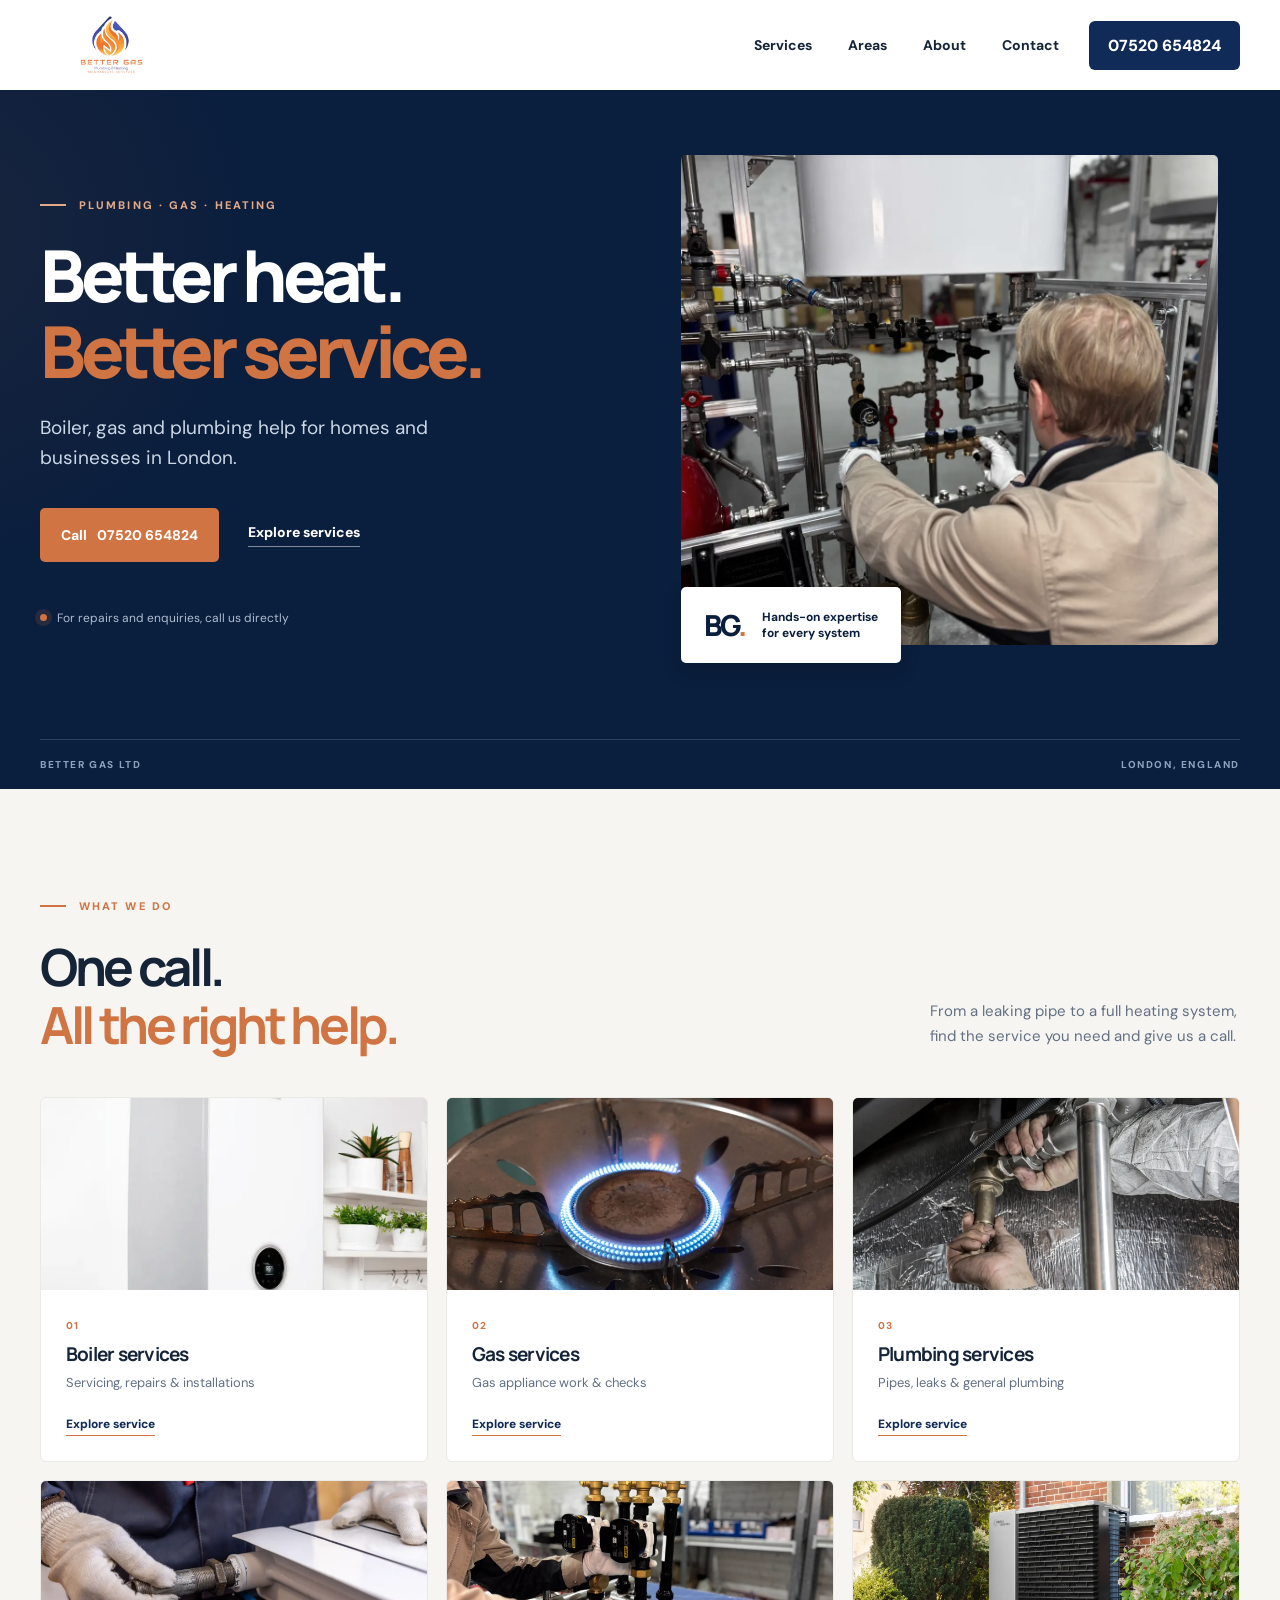
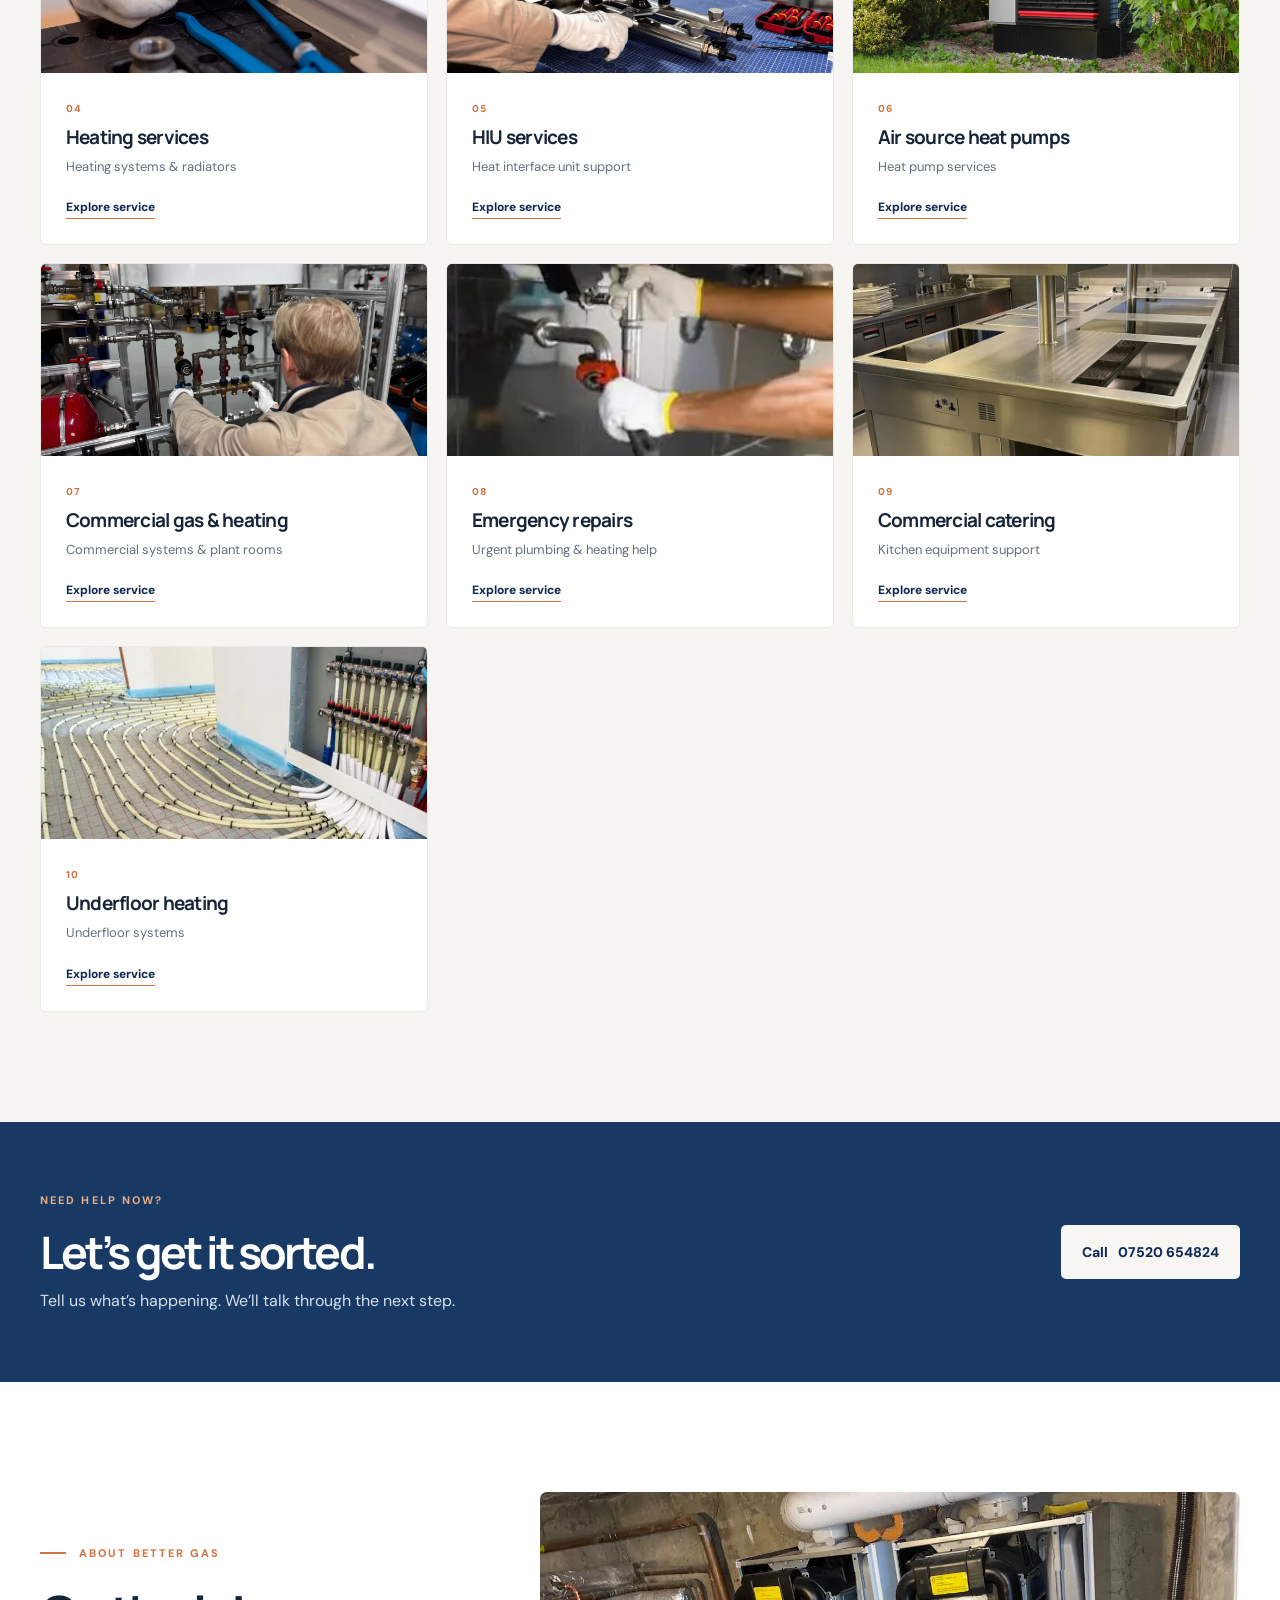
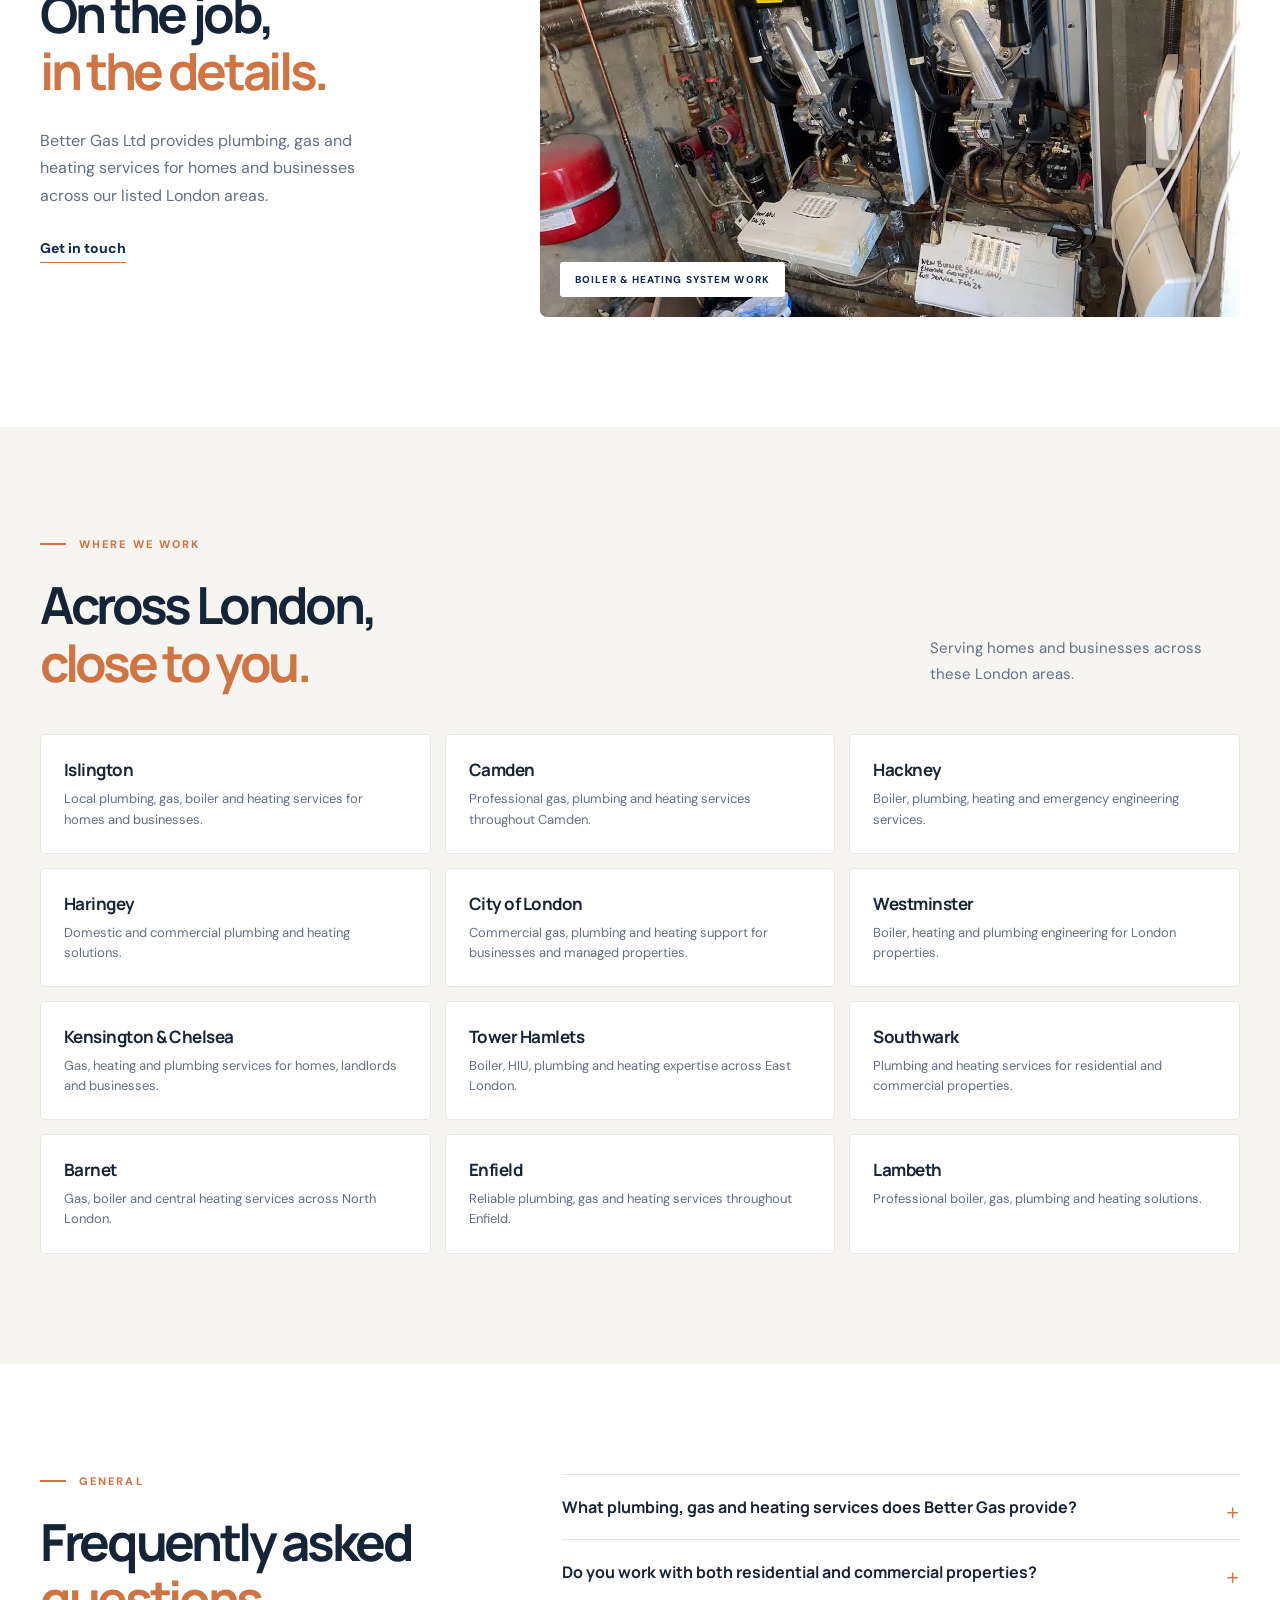
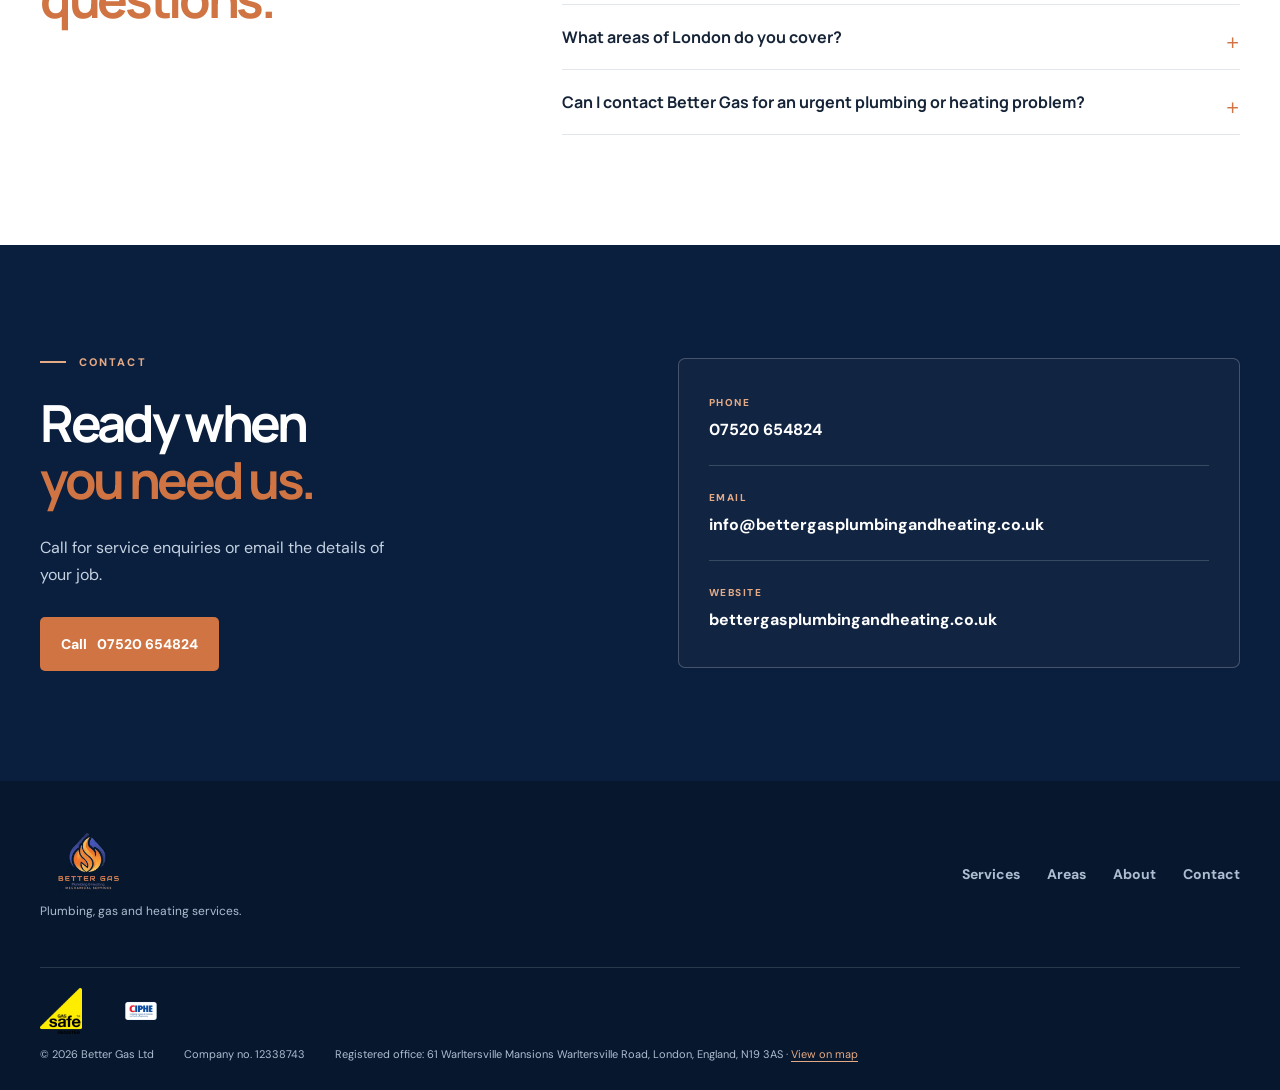
<file: index.html>
<!doctype html>
<html lang="en-GB">
<head>
  <meta charset="utf-8">
  <meta name="viewport" content="width=device-width, initial-scale=1">
  <meta name="theme-color" content="#102b57">
  <meta name="description" content="Boiler, gas, plumbing and heating services in London. Call Better Gas Ltd for help with repairs, installations and commercial systems.">
  <title>Better Gas Ltd | Plumbing, Gas & Heating</title>
  <link rel="icon" href="assets/logo.webp">
  <link rel="stylesheet" href="style.css">
  <script src="script.js" defer></script>
</head>
<body>
  <a class="skip-link" href="#main">Skip to content</a>
  <header class="site-header" id="top">
    <div class="header-inner wrap">
      <a class="brand" href="#top" aria-label="Better Gas Ltd, back to top"><img src="assets/logo.webp" alt="Better Gas Ltd logo" width="156" height="70"></a>
      <nav class="desktop-nav" aria-label="Main navigation"><a href="#services">Services</a><a href="#areas">Areas</a><a href="#about">About</a><a href="#contact">Contact</a></nav>
      <a class="header-call call-link" href="tel:+447520654824"><span class="phone-display">07520 654824</span></a>
      <button class="menu-toggle" type="button" aria-label="Open menu" aria-expanded="false" aria-controls="mobile-nav"><span></span><span></span><span></span></button>
    </div>
    <nav class="mobile-nav" id="mobile-nav" aria-label="Mobile navigation" hidden><a href="#services">Services</a><a href="#areas">Areas</a><a href="#about">About</a><a href="#contact">Contact</a><a class="call-link" href="tel:+447520654824">Call <span class="phone-display">07520 654824</span></a></nav>
  </header>

  <main id="main">
    <section class="hero">
      <div class="hero-glow" aria-hidden="true"></div>
      <div class="wrap hero-grid">
        <div class="hero-copy reveal">
          <p class="eyebrow"><span class="eyebrow-line"></span> PLUMBING · GAS · HEATING</p>
          <h1>Better heat.<br><em>Better service.</em></h1>
          <p class="hero-lead">Boiler, gas and plumbing help for homes and businesses in London.</p>
          <div class="hero-actions"><a class="button button-orange call-link" href="tel:+447520654824">Call <span class="phone-display">07520 654824</span></a><a class="text-link" href="#services">Explore services </a></div>
          <div class="hero-note"><span class="pulse-dot" aria-hidden="true"></span> For repairs and enquiries, call us directly</div>
        </div>
        <div class="hero-visual reveal">
          <div class="hero-photo"><img src="assets/commercial.webp" alt="Engineer working on a heating system" fetchpriority="high" width="1400" height="1050"></div>
          <div class="photo-label"><span class="label-mark">BG<span>.</span></span><span>Hands-on expertise<br>for every system</span></div>
        </div>
      </div>
      <div class="hero-bottom wrap"><span>BETTER GAS LTD</span><span>LONDON, ENGLAND </span></div>
    </section>

    <section class="services section-pad" id="services">
      <div class="wrap"><div class="section-heading reveal"><div><p class="eyebrow dark"><span class="eyebrow-line"></span> WHAT WE DO</p><h2>One call.<br><em>All the right help.</em></h2></div><p>From a leaking pipe to a full heating system, find the service you need and give us a call.</p></div>
      <div class="service-grid" id="service-grid"></div>
    </section>

    <section class="call-band"><div class="wrap call-band-inner"><div><p class="eyebrow">NEED HELP NOW?</p><h2>Let’s get it sorted.</h2><p>Tell us what’s happening. We’ll talk through the next step.</p></div><a class="button button-white call-link" href="tel:+447520654824">Call <span class="phone-display">07520 654824</span></a></div></section>

    <section class="work section-pad" id="about"><div class="wrap work-grid"><div class="work-copy reveal"><p class="eyebrow dark"><span class="eyebrow-line"></span> ABOUT BETTER GAS</p><h2>On the job,<br><em>in the details.</em></h2><p>Better Gas Ltd provides plumbing, gas and heating services for homes and businesses across our listed London areas.</p><a class="text-link dark-link" href="#contact">Get in touch</a></div><div class="work-image reveal"><img src="assets/project.webp" alt="Commercial boiler system being serviced" loading="lazy" width="1400" height="1030"><span>BOILER & HEATING SYSTEM WORK</span></div></div></section>

<section class="areas section-pad" id="areas"><div class="wrap"><div class="section-heading reveal"><div><p class="eyebrow dark"><span class="eyebrow-line"></span> WHERE WE WORK</p><h2>Across London,<br><em>close to you.</em></h2></div><p>Serving homes and businesses across these London areas.</p></div><div class="area-grid"><article class="area-card"><h3>Islington</h3><p>Local plumbing, gas, boiler and heating services for homes and businesses.</p></article><article class="area-card"><h3>Camden</h3><p>Professional gas, plumbing and heating services throughout Camden.</p></article><article class="area-card"><h3>Hackney</h3><p>Boiler, plumbing, heating and emergency engineering services.</p></article><article class="area-card"><h3>Haringey</h3><p>Domestic and commercial plumbing and heating solutions.</p></article><article class="area-card"><h3>City of London</h3><p>Commercial gas, plumbing and heating support for businesses and managed properties.</p></article><article class="area-card"><h3>Westminster</h3><p>Boiler, heating and plumbing engineering for London properties.</p></article><article class="area-card"><h3>Kensington &amp; Chelsea</h3><p>Gas, heating and plumbing services for homes, landlords and businesses.</p></article><article class="area-card"><h3>Tower Hamlets</h3><p>Boiler, HIU, plumbing and heating expertise across East London.</p></article><article class="area-card"><h3>Southwark</h3><p>Plumbing and heating services for residential and commercial properties.</p></article><article class="area-card"><h3>Barnet</h3><p>Gas, boiler and central heating services across North London.</p></article><article class="area-card"><h3>Enfield</h3><p>Reliable plumbing, gas and heating services throughout Enfield.</p></article><article class="area-card"><h3>Lambeth</h3><p>Professional boiler, gas, plumbing and heating solutions.</p></article></div></div></section>

<section class="faq section-pad" id="faq"><div class="wrap faq-grid"><div><p class="eyebrow dark"><span class="eyebrow-line"></span> GENERAL</p><h2>Frequently asked<br><em>questions.</em></h2></div><div class="faq-list"><details><summary>What plumbing, gas and heating services does Better Gas provide?</summary><p>We cover boiler, gas, plumbing, heating, HIU, air source heat pump, commercial gas and heating, commercial catering, underfloor heating and emergency repair enquiries. Explore a service above for more detail.</p></details><details><summary>Do you work with both residential and commercial properties?</summary><p>Yes. Better Gas Ltd provides services for homes and businesses, including commercial gas and heating work.</p></details><details><summary>What areas of London do you cover?</summary><p>Our listed service areas are Islington, Camden, Hackney, Haringey, City of London, Westminster, Kensington & Chelsea, Tower Hamlets, Southwark, Barnet, Enfield and Lambeth. Call us to discuss your location.</p></details><details><summary>Can I contact Better Gas for an urgent plumbing or heating problem?</summary><p>Yes. Call <a class="call-link phone-display" href="tel:+447520654824">07520 654824</a> and tell us what has happened so we can discuss the next step. Availability is confirmed when you call.</p></details></div></div></section>

    <section class="contact section-pad" id="contact"><div class="wrap contact-grid"><div class="reveal"><p class="eyebrow"><span class="eyebrow-line"></span> CONTACT</p><h2>Ready when<br><em>you need us.</em></h2><p>Call for service enquiries or email the details of your job.</p><a class="button button-orange call-link" href="tel:+447520654824">Call <span class="phone-display">07520 654824</span></a></div><div class="contact-card reveal"><div class="contact-row"><span>PHONE</span><a class="call-link phone-display" href="tel:+447520654824">07520 654824</a></div><div class="contact-row"><span>EMAIL</span><a class="email-link" href="mailto:info@bettergasplumbingandheating.co.uk">info@bettergasplumbingandheating.co.uk</a></div><div class="contact-row"><span>WEBSITE</span><a class="domain-link" href="https://bettergasplumbingandheating.co.uk">bettergasplumbingandheating.co.uk</a></div></div></div></section>
  </main>
<footer class="site-footer"><div class="wrap footer-main"><div><img src="assets/logo.webp" alt="Better Gas Ltd" width="118" height="54"><p>Plumbing, gas and heating services.</p></div><div class="footer-links"><a href="#services">Services</a><a href="#areas">Areas</a><a href="#about">About</a><a href="#contact">Contact</a></div></div><div class="wrap footer-bottom"><div class="footer-badges" aria-label="Professional logos"><img src="assets/gas-safe.png" alt="Gas Safe Register logo" width="472" height="528" loading="lazy"><img src="assets/ciphe.webp" alt="CIPHE logo" width="501" height="501" loading="lazy"></div><span>© <span id="year"></span> <span class="company-name">Better Gas Ltd</span></span><span>Company no. <span class="company-number">12338743</span></span><span>Registered office: <span class="company-address">61 Warltersville Mansions Warltersville Road, London, England, N19 3AS</span> · <a class="map-link" href="https://www.google.com/maps/search/?api=1&amp;query=61+Warltersville+Mansions+Warltersville+Road+London+N19+3AS" target="_blank" rel="noopener noreferrer">View on map</a></span></div></footer>
  <a class="mobile-call call-link" href="tel:+447520654824">Call <span class="phone-display">07520 654824</span></a>
</body>
</html>
</file>
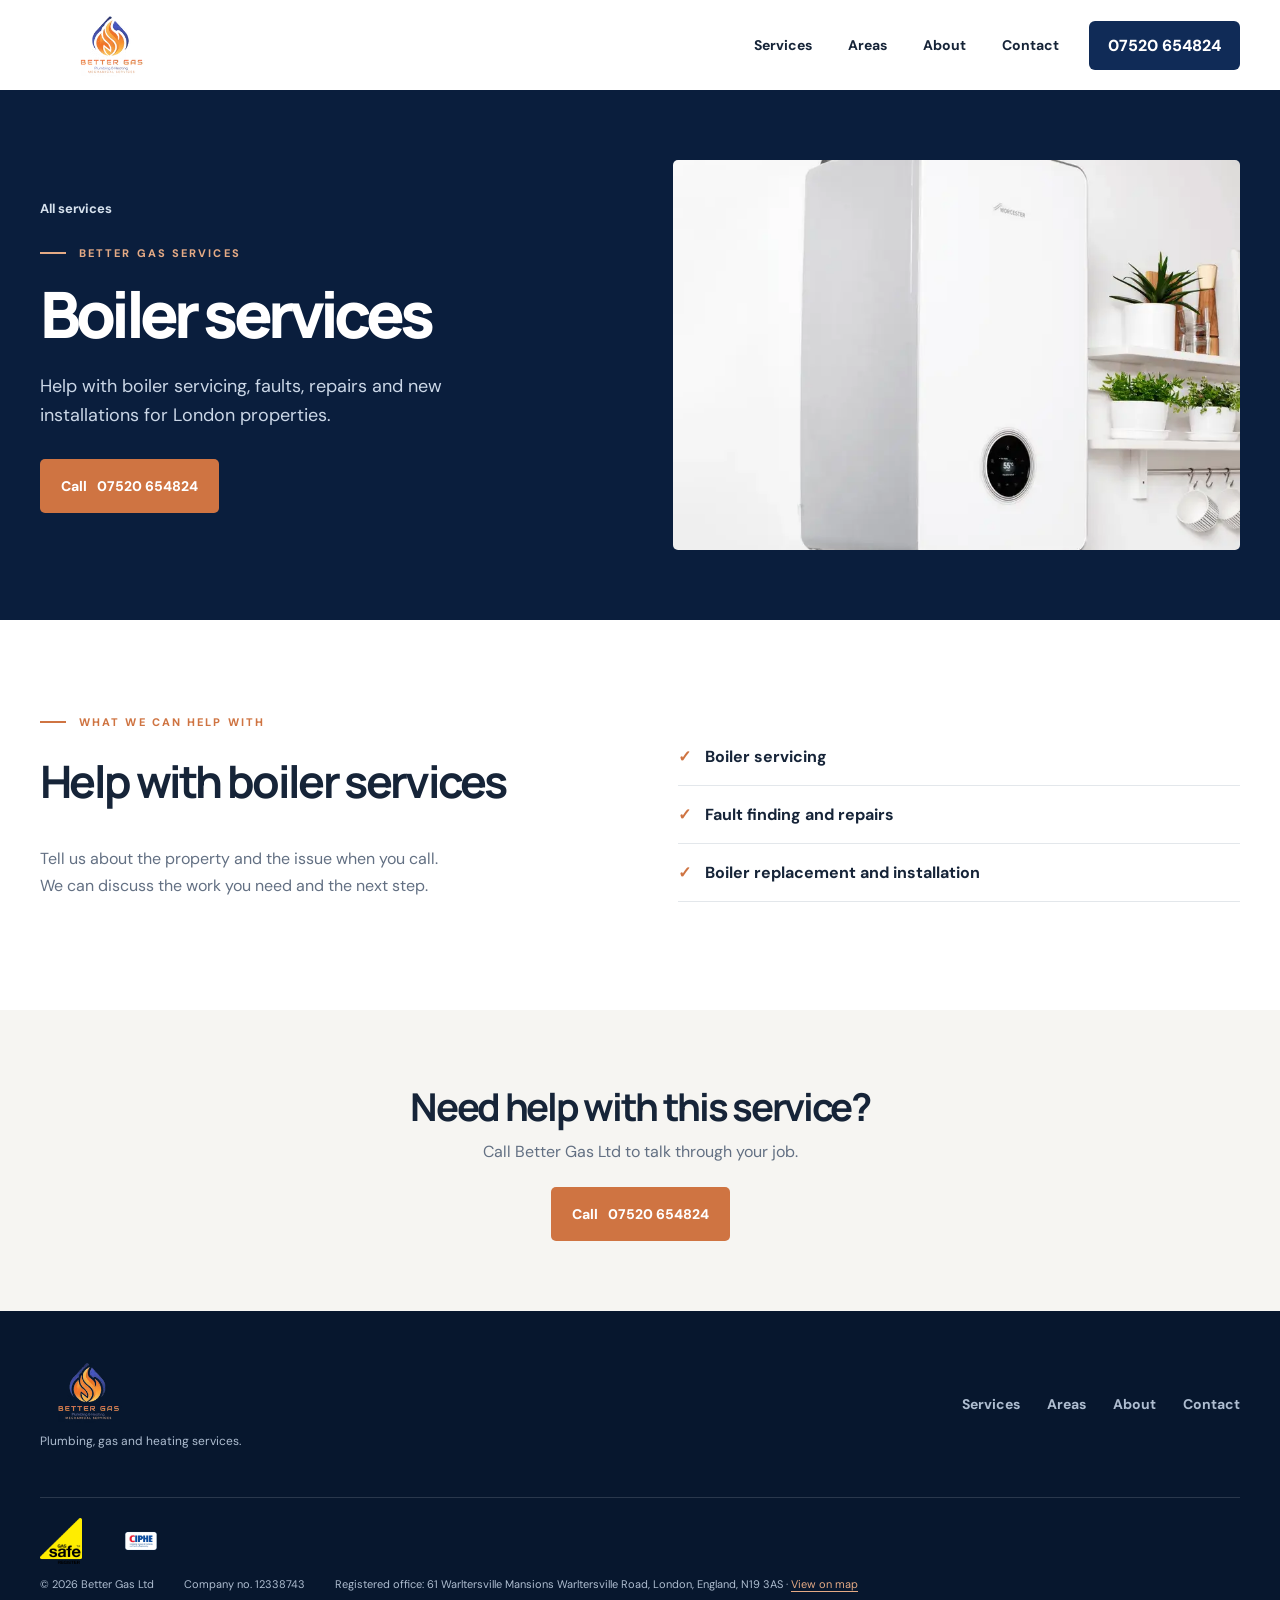
<file: service.html>
<!doctype html>
<html lang="en-GB"><head><meta charset="utf-8"><meta name="viewport" content="width=device-width, initial-scale=1"><meta name="theme-color" content="#102b57"><meta name="description" content="Better Gas Ltd plumbing, gas and heating services in London."><title>Services | Better Gas Ltd</title><link rel="icon" href="assets/logo.webp"><link rel="stylesheet" href="style.css"><script src="script.js" defer></script></head><body><a class="skip-link" href="#main">Skip to content</a>
  <header class="site-header" id="top">
    <div class="header-inner wrap">
      <a class="brand" href="index.html" aria-label="Better Gas Ltd, back to top"><img src="assets/logo.webp" alt="Better Gas Ltd logo" width="156" height="70"></a>
      <nav class="desktop-nav" aria-label="Main navigation"><a href="index.html#services">Services</a><a href="index.html#areas">Areas</a><a href="index.html#about">About</a><a href="index.html#contact">Contact</a></nav>
      <a class="header-call call-link" href="tel:+447520654824"><span class="phone-display">07520 654824</span></a>
      <button class="menu-toggle" type="button" aria-label="Open menu" aria-expanded="false" aria-controls="mobile-nav"><span></span><span></span><span></span></button>
    </div>
    <nav class="mobile-nav" id="mobile-nav" aria-label="Mobile navigation" hidden><a href="index.html#services">Services</a><a href="index.html#areas">Areas</a><a href="index.html#about">About</a><a href="index.html#contact">Contact</a><a class="call-link" href="tel:+447520654824">Call <span class="phone-display">07520 654824</span></a></nav>
  </header>

<main id="main"><article id="service-detail"><div class="detail-hero"><div class="wrap detail-hero-grid"><div><a class="back-link" href="index.html#services">All services</a><p class="eyebrow"><span class="eyebrow-line"></span> BETTER GAS SERVICES</p><h1>Service</h1><p class="detail-intro"></p><a class="button button-orange call-link" href="tel:+447520654824">Call <span class="phone-display">07520 654824</span></a></div><img class="detail-image" src="assets/boiler.webp" alt="Boiler" width="700" height="520"></div></div><div class="wrap detail-body"><div><p class="eyebrow dark"><span class="eyebrow-line"></span> WHAT WE CAN HELP WITH</p><h2 class="detail-heading"></h2><p>Tell us about the property and the issue when you call. We can discuss the work you need and the next step.</p></div><ul class="detail-work"></ul></div></article><section class="detail-cta"><div class="wrap"><h2>Need help with this service?</h2><p>Call Better Gas Ltd to talk through your job.</p><a class="button button-orange call-link" href="tel:+447520654824">Call <span class="phone-display">07520 654824</span></a></div></section></main>
<footer class="site-footer"><div class="wrap footer-main"><div><img src="assets/logo.webp" alt="Better Gas Ltd" width="118" height="54"><p>Plumbing, gas and heating services.</p></div><div class="footer-links"><a href="index.html#services">Services</a><a href="index.html#areas">Areas</a><a href="index.html#about">About</a><a href="index.html#contact">Contact</a></div></div><div class="wrap footer-bottom"><div class="footer-badges" aria-label="Professional logos"><img src="assets/gas-safe.png" alt="Gas Safe Register logo" width="472" height="528" loading="lazy"><img src="assets/ciphe.webp" alt="CIPHE logo" width="501" height="501" loading="lazy"></div><span>© <span id="year"></span> <span class="company-name">Better Gas Ltd</span></span><span>Company no. <span class="company-number">12338743</span></span><span>Registered office: <span class="company-address">61 Warltersville Mansions Warltersville Road, London, England, N19 3AS</span> · <a class="map-link" href="https://www.google.com/maps/search/?api=1&amp;query=61+Warltersville+Mansions+Warltersville+Road+London+N19+3AS" target="_blank" rel="noopener noreferrer">View on map</a></span></div></footer>
  <a class="mobile-call call-link" href="tel:+447520654824">Call <span class="phone-display">07520 654824</span></a>
</body></html>
</file>
<file: style.css>
@import url('https://fonts.googleapis.com/css2?family=DM+Sans:wght@400;500;600;700&family=Manrope:wght@400;500;600;700;800&display=swap');
:root{--navy:#102b57;--deep:#0a1e3d;--orange:#cf7442;--cream:#f6f5f2;--ink:#162438;--muted:#637083;--line:#e3e7eb}*{box-sizing:border-box}html{scroll-behavior:smooth}body{margin:0;font-family:'DM Sans',Arial,sans-serif;color:var(--ink);background:#fff}a{color:inherit;text-decoration:none}button{font:inherit}img{display:block;max-width:100%}.wrap{width:min(100% - 48px,1200px);margin-inline:auto}.skip-link{position:absolute;left:12px;top:-100px;z-index:20;padding:12px;background:#fff}.skip-link:focus{top:12px}.site-header{position:relative;z-index:10;background:#fff}.header-inner{height:90px;display:flex;align-items:center;justify-content:space-between;gap:30px}.brand{display:flex;align-items:center}.brand img{width:144px;height:66px;object-fit:contain}.desktop-nav{display:flex;align-items:center;gap:36px;margin-left:auto}.desktop-nav a,.footer-links a{font-size:14px;font-weight:700;transition:color .2s}.desktop-nav a:hover,.footer-links a:hover{color:var(--orange)}.header-call{display:inline-flex;align-items:center;gap:9px;background:var(--navy);color:#fff;border-radius:6px;padding:14px 19px;font-weight:800;white-space:nowrap;transition:background .2s,transform .2s}.header-call:hover{background:var(--orange);transform:translateY(-2px)}.phone-icon{font-size:20px;line-height:1}.menu-toggle,.mobile-nav{display:none}.hero{position:relative;background:var(--deep);color:#fff;overflow:hidden}.hero-glow{position:absolute;width:700px;height:700px;left:-420px;top:-200px;background:radial-gradient(circle,rgba(207,116,66,.08),transparent 67%);pointer-events:none}.hero-grid{min-height:620px;display:grid;grid-template-columns:1.02fr .98fr;align-items:center;gap:60px;padding-block:65px 70px}.eyebrow{font-size:11px;font-weight:800;letter-spacing:.19em;color:#e4aa85;display:flex;align-items:center;gap:13px;margin:0 0 25px}.eyebrow-line{width:26px;height:2px;background:currentColor}.eyebrow.dark{color:var(--orange)}h1,h2,h3,p{margin-top:0}h1,h2,h3{font-family:Manrope,Arial,sans-serif}h1{font-size:clamp(3.5rem,5.6vw,5.8rem);letter-spacing:-.075em;line-height:1.06;margin-bottom:24px;font-weight:800}h1 em,h2 em{font-style:normal;color:var(--orange)}.hero-lead{font-size:19px;line-height:1.6;color:#cbd7e7;max-width:480px;margin-bottom:34px}.hero-actions{display:flex;align-items:center;gap:29px;flex-wrap:wrap}.button{min-height:54px;display:inline-flex;align-items:center;justify-content:center;gap:10px;padding:14px 21px;border-radius:5px;font-size:14px;font-weight:800;transition:transform .2s,background .2s,box-shadow .2s}.button:hover{transform:translateY(-3px);box-shadow:0 10px 25px #0002}.button-orange{background:var(--orange);color:#fff}.button-orange:hover{background:#b96334}.text-link{font-size:14px;font-weight:800;border-bottom:1px solid #ffffff7a;padding-bottom:5px;display:inline-flex;align-items:center;gap:13px;transition:gap .2s}.text-link:hover{gap:19px}.hero-note{display:flex;align-items:center;gap:10px;color:#aebdd0;font-size:12px;margin-top:48px}.pulse-dot{width:7px;height:7px;border-radius:50%;background:var(--orange);box-shadow:0 0 0 5px #cf744225}.hero-visual{position:relative;padding:0 22px 24px 0}.hero-photo{height:490px;border-radius:8px;overflow:hidden;transform:rotate(2deg);background:#1f3d64}.hero-photo img{width:100%;height:100%;object-fit:cover;object-position:center;transform:scale(1.07) rotate(-2deg);filter:saturate(.83)}.photo-label{position:absolute;bottom:0;left:-28px;display:flex;align-items:center;gap:18px;padding:18px 23px;background:#fff;color:var(--deep);border-radius:5px;box-shadow:0 15px 35px #0004;font-size:12px;font-weight:700;line-height:1.35}.label-mark{font:800 29px Manrope;letter-spacing:-.08em}.label-mark span{color:var(--orange)}.hero-bottom{display:flex;justify-content:space-between;align-items:center;border-top:1px solid #ffffff27;padding:18px 0;color:#8da3bd;font-size:10px;font-weight:800;letter-spacing:.16em}.scroll-arrow{color:var(--orange);font-size:17px;margin-left:12px}.section-pad{padding-block:110px}.services{background:var(--cream)}.section-heading{display:flex;justify-content:space-between;align-items:end;gap:40px;margin-bottom:43px}.section-heading h2,.work h2,.contact h2{font-size:clamp(2.45rem,4vw,4.1rem);letter-spacing:-.065em;line-height:1.13;margin-bottom:0}.section-heading>p{max-width:310px;color:var(--muted);line-height:1.7;font-size:15px;margin-bottom:4px}.service-grid{display:grid;grid-template-columns:repeat(3,1fr);gap:18px}.service-card{background:#fff;border:1px solid #e9e9e6;border-radius:6px;overflow:hidden;transition:transform .25s,box-shadow .25s}.service-card:hover{transform:translateY(-5px);box-shadow:0 18px 45px #102b5718}.service-image{height:192px;overflow:hidden;background:#e8eced}.service-image img{width:100%;height:100%;object-fit:cover;transition:transform .45s}.service-card:hover .service-image img{transform:scale(1.05)}.service-content{position:relative;padding:23px 25px 25px}.service-number{font-size:10px;letter-spacing:.14em;color:var(--orange);font-weight:800}.service-content h3{font-size:19px;letter-spacing:-.04em;line-height:1.25;margin:9px 0 7px}.service-content p{color:var(--muted);font-size:13px;line-height:1.5;margin:0 0 19px}.service-content a{display:inline-flex;gap:10px;align-items:center;font-size:12px;font-weight:800;color:var(--navy);border-bottom:1px solid var(--orange);padding-bottom:3px}.service-content a:hover{color:var(--orange)}.call-band{background:var(--orange);color:#fff}.call-band-inner{min-height:260px;display:flex;align-items:center;justify-content:space-between;gap:35px;padding-block:45px}.call-band .eyebrow{color:#fff;margin-bottom:14px}.call-band h2{font-size:clamp(2.2rem,3.5vw,3.5rem);letter-spacing:-.065em;margin-bottom:8px}.call-band p:last-child{margin:0;color:#fffdf9}.button-white{background:#fff;color:var(--navy);white-space:nowrap}.button-white:hover{background:var(--cream)}.work{background:#fff}.work-grid{display:grid;grid-template-columns:.75fr 1.25fr;gap:80px;align-items:center}.work-copy p:not(.eyebrow){max-width:340px;color:var(--muted);line-height:1.7;margin:27px 0 28px}.dark-link{color:var(--navy);border-color:var(--orange)}.work-image{position:relative;height:425px;border-radius:7px;overflow:hidden;background:#dce0e2}.work-image img{width:100%;height:100%;object-fit:cover}.work-image span{position:absolute;left:20px;bottom:20px;background:#fff;padding:11px 15px;color:var(--navy);font-size:10px;letter-spacing:.11em;font-weight:800;border-radius:3px}.contact{background:var(--deep);color:#fff}.contact-grid{display:grid;grid-template-columns:1fr 1fr;gap:75px;align-items:center}.contact h2{margin-bottom:25px}.contact p:not(.eyebrow){color:#c4d2e2;line-height:1.7;max-width:360px;margin-bottom:28px}.contact-card{border:1px solid #ffffff38;border-radius:7px;padding:12px 30px;background:#ffffff08}.contact-row{padding:25px 0;display:flex;flex-direction:column;gap:10px;border-bottom:1px solid #ffffff2a}.contact-row:last-child{border-bottom:0}.contact-row>span{color:#e4aa85;letter-spacing:.15em;font-size:10px;font-weight:800}.contact-row a{font-size:16px;font-weight:700;overflow-wrap:anywhere}.contact-row a:hover{color:var(--orange)}.site-footer{background:#07172e;color:#aebdd0}.footer-main{padding:48px 0;display:flex;justify-content:space-between;align-items:center;border-bottom:1px solid #ffffff24}.footer-main img{width:112px;height:auto;max-height:65px;object-fit:contain;object-position:left}.footer-main p{font-size:12px;margin:9px 0 0}.footer-links{display:flex;gap:27px}.footer-bottom{padding:20px 0 28px;display:flex;flex-wrap:wrap;gap:8px 30px;font-size:11px;line-height:1.5}.mobile-call{display:none}.reveal{opacity:0;transform:translateY(18px);transition:opacity .65s ease,transform .65s ease}.reveal.visible{opacity:1;transform:translateY(0)}.service-card:nth-child(3n+2){transition-delay:.05s}.service-card:nth-child(3n+3){transition-delay:.1s}:focus-visible{outline:3px solid var(--orange);outline-offset:3px}@media(max-width:900px){.desktop-nav{gap:19px}.hero-grid{gap:28px}.hero-photo{height:420px}.service-grid{grid-template-columns:repeat(2,1fr)}.work-grid{gap:35px}}@media(max-width:680px){.wrap{width:min(100% - 32px,1200px)}.header-inner{height:74px}.brand img{width:120px;height:58px}.desktop-nav,.header-call{display:none}.menu-toggle{display:flex;flex-direction:column;gap:5px;background:none;border:0;padding:10px;cursor:pointer}.menu-toggle span{width:24px;height:2px;background:var(--navy);border-radius:2px}.mobile-nav:not([hidden]){display:flex;flex-direction:column;gap:0;padding:7px 16px 17px;border-top:1px solid var(--line);background:#fff;box-shadow:0 14px 20px #0001}.mobile-nav a{padding:12px 5px;font-weight:700}.mobile-nav a:last-child{color:var(--orange)}.hero-grid{grid-template-columns:1fr;padding-block:67px 48px;gap:52px}.hero h1{font-size:clamp(3.2rem,13vw,4.7rem)}.hero-lead{font-size:17px}.hero-actions{gap:22px}.hero-note{margin-top:29px}.hero-visual{padding:0 14px 20px 18px}.hero-photo{height:330px}.photo-label{left:0;padding:13px 17px}.hero-bottom{font-size:9px}.section-pad{padding-block:75px}.section-heading{display:block;margin-bottom:30px}.section-heading>p{margin-top:23px}.service-grid{grid-template-columns:1fr;gap:14px}.service-image{height:205px}.service-content{padding:20px}.call-band-inner{display:block;padding-block:55px}.call-band .button{margin-top:25px}.work-grid,.contact-grid{grid-template-columns:1fr;gap:40px}.work-image{height:320px}.contact-card{padding:4px 22px}.footer-main{align-items:flex-start;gap:25px}.footer-links{flex-direction:column;gap:15px}.footer-bottom{padding-bottom:95px}.mobile-call{position:fixed;display:flex;justify-content:center;align-items:center;gap:9px;z-index:15;bottom:12px;left:12px;right:12px;min-height:54px;background:var(--orange);border-radius:6px;color:#fff;font-weight:800;box-shadow:0 8px 26px #0004}}@media(max-width:390px){.hero-actions{align-items:flex-start;flex-direction:column}.hero-photo{height:280px}.footer-main{flex-direction:column}}@media(prefers-reduced-motion:reduce){html{scroll-behavior:auto}*,*:before,*:after{transition-duration:.01ms!important;animation-duration:.01ms!important}.reveal{opacity:1;transform:none}}

/* Refined brand treatment: softer copper, calmer geometry and consistent CSS arrows. */
.hero-photo{transform:none;border-radius:5px}.hero-photo img{transform:none;filter:saturate(.86)}.photo-label{left:0;bottom:6px;box-shadow:0 8px 20px #0002}.call-band{background:#173963}.call-band .eyebrow{color:#e4aa85}.call-band p:last-child{color:#d7e1ed}.button-white{background:#f7f6f2}.service-card{box-shadow:none}.service-card:hover{transform:translateY(-2px);box-shadow:0 10px 28px #102b5710}.button:hover,.header-call:hover{transform:translateY(-1px);box-shadow:0 6px 16px #0002}.hero-bottom .scroll-arrow{color:#e4aa85}@media(max-width:680px){.mobile-call{background:#173963;box-shadow:0 7px 18px #0003}.hero-photo{height:330px}}



.area-grid{display:grid;grid-template-columns:repeat(3,1fr);gap:14px}.areas{background:#f6f5f2}.area-card{background:#fff;padding:23px;border:1px solid #e7e8e5;border-radius:5px}.area-card h3{font-size:17px;letter-spacing:-.03em;margin-bottom:8px}.area-card p{color:var(--muted);font-size:13px;line-height:1.55;margin:0}.faq{background:#fff}.faq-grid{display:grid;grid-template-columns:.8fr 1.2fr;gap:70px}.faq h2{font-size:clamp(2.45rem,4vw,4.1rem);letter-spacing:-.065em;line-height:1.13}.faq-list details{border-bottom:1px solid var(--line);padding:20px 0}.faq-list details:first-child{border-top:1px solid var(--line)}.faq-list summary{list-style:none;cursor:pointer;font:700 16px Manrope,Arial,sans-serif;line-height:1.5;position:relative;padding-right:30px}.faq-list summary::-webkit-details-marker{display:none}.faq-list summary:after{content:'+';position:absolute;right:1px;top:0;color:var(--orange);font-size:23px;font-weight:400}.faq-list details[open] summary:after{content:'−'}.faq-list p{color:var(--muted);font-size:14px;line-height:1.7;margin:15px 30px 0 0}.faq-list a{color:var(--navy);font-weight:700}.service-card-link{display:block;height:100%}.service-more{display:inline-flex;gap:10px;align-items:center;font-size:12px;font-weight:800;color:var(--navy);border-bottom:1px solid var(--orange);padding-bottom:3px}.service-card-link:hover .service-more{color:var(--orange)}.map-link{color:#e4aa85;text-decoration:underline;text-underline-offset:3px}.detail-hero{background:var(--deep);color:#fff}.detail-hero-grid{display:grid;grid-template-columns:1fr 1fr;gap:65px;align-items:center;min-height:530px;padding-block:70px}.detail-hero h1{font-size:clamp(3rem,5vw,5rem)}.detail-hero .eyebrow{margin:28px 0 20px}.detail-intro{color:#cbd7e7;font-size:18px;line-height:1.65;max-width:480px;margin-bottom:28px}.detail-image{width:100%;height:390px;object-fit:cover;border-radius:5px}.back-link{color:#d6e1ed;font-size:13px;font-weight:700}.back-link:hover{color:#e4aa85}.detail-body{display:grid;grid-template-columns:1fr 1fr;gap:75px;padding-block:95px}.detail-body h2{font-size:clamp(2rem,3.5vw,3.4rem);letter-spacing:-.06em;line-height:1.2}.detail-body p:not(.eyebrow){color:var(--muted);line-height:1.7;max-width:420px}.detail-work{list-style:none;margin:0;padding:0;align-self:center}.detail-work li{padding:18px 0;border-bottom:1px solid var(--line);font-weight:700}.detail-work li:before{content:'✓';color:var(--orange);margin-right:14px}.detail-cta{background:#f6f5f2;padding-block:70px;text-align:center}.detail-cta h2{font-size:clamp(2rem,3vw,3rem);letter-spacing:-.06em;margin-bottom:8px}.detail-cta p{color:var(--muted);margin-bottom:25px}@media(max-width:900px){.area-grid{grid-template-columns:repeat(2,1fr)}.faq-grid{gap:30px}}@media(max-width:680px){.area-grid{grid-template-columns:1fr}.area-card{padding:20px}.faq-grid,.detail-hero-grid,.detail-body{grid-template-columns:1fr;gap:30px}.detail-hero-grid{padding-block:50px}.detail-image{height:260px}.detail-body{padding-block:65px}.detail-cta{padding-block:60px}}




.footer-badges{width:100%;display:flex;align-items:center;gap:18px;margin:0 0 4px}.footer-badges img{display:block;object-fit:contain}.footer-badges img:first-child{width:42px;height:46px}.footer-badges img:last-child{width:82px;height:46px}@media(max-width:680px){.footer-main{display:block;padding:32px 0 24px}.footer-main p{margin-top:6px}.footer-links{display:flex;flex-direction:row;flex-wrap:wrap;gap:10px 20px;margin-top:22px}.footer-links a{font-size:13px}.footer-bottom{gap:8px 18px;padding-top:18px}.footer-badges{gap:13px}.footer-badges img:first-child{width:36px;height:40px}.footer-badges img:last-child{width:72px;height:40px}}
</file>
